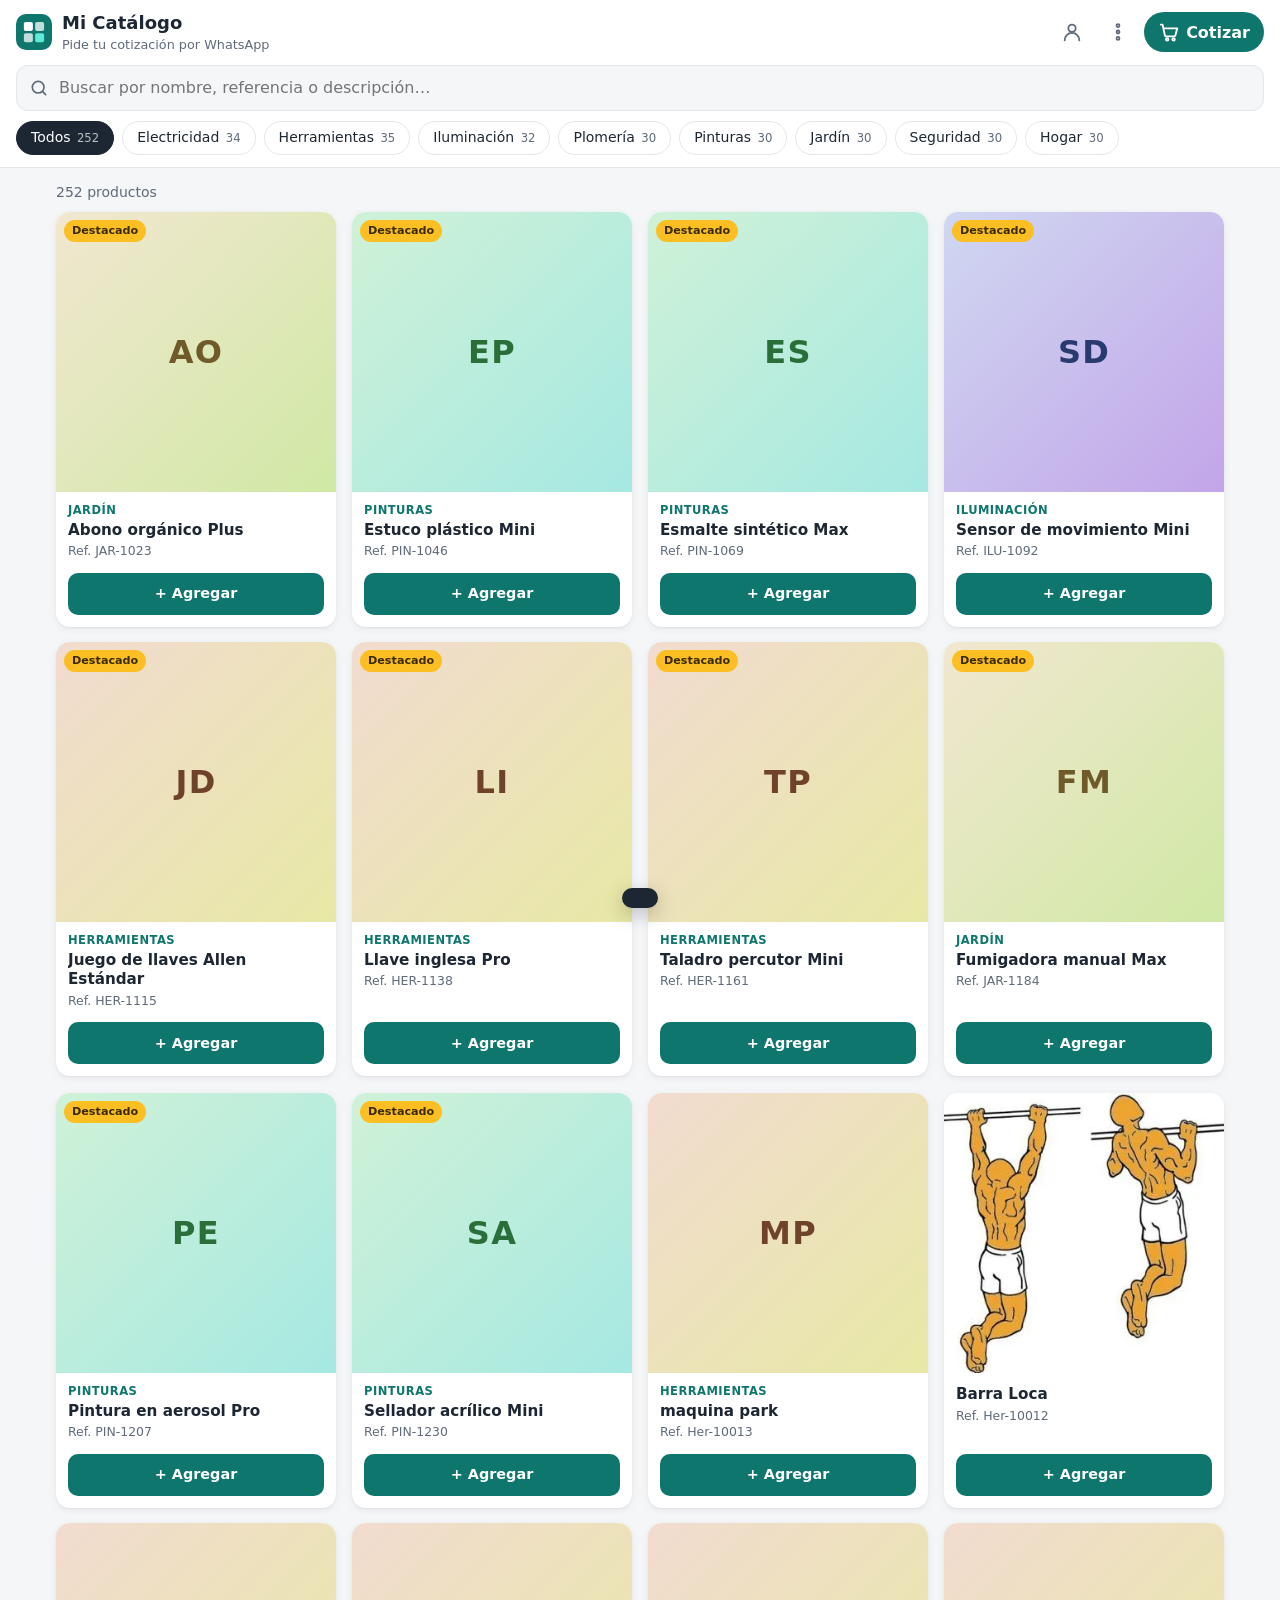
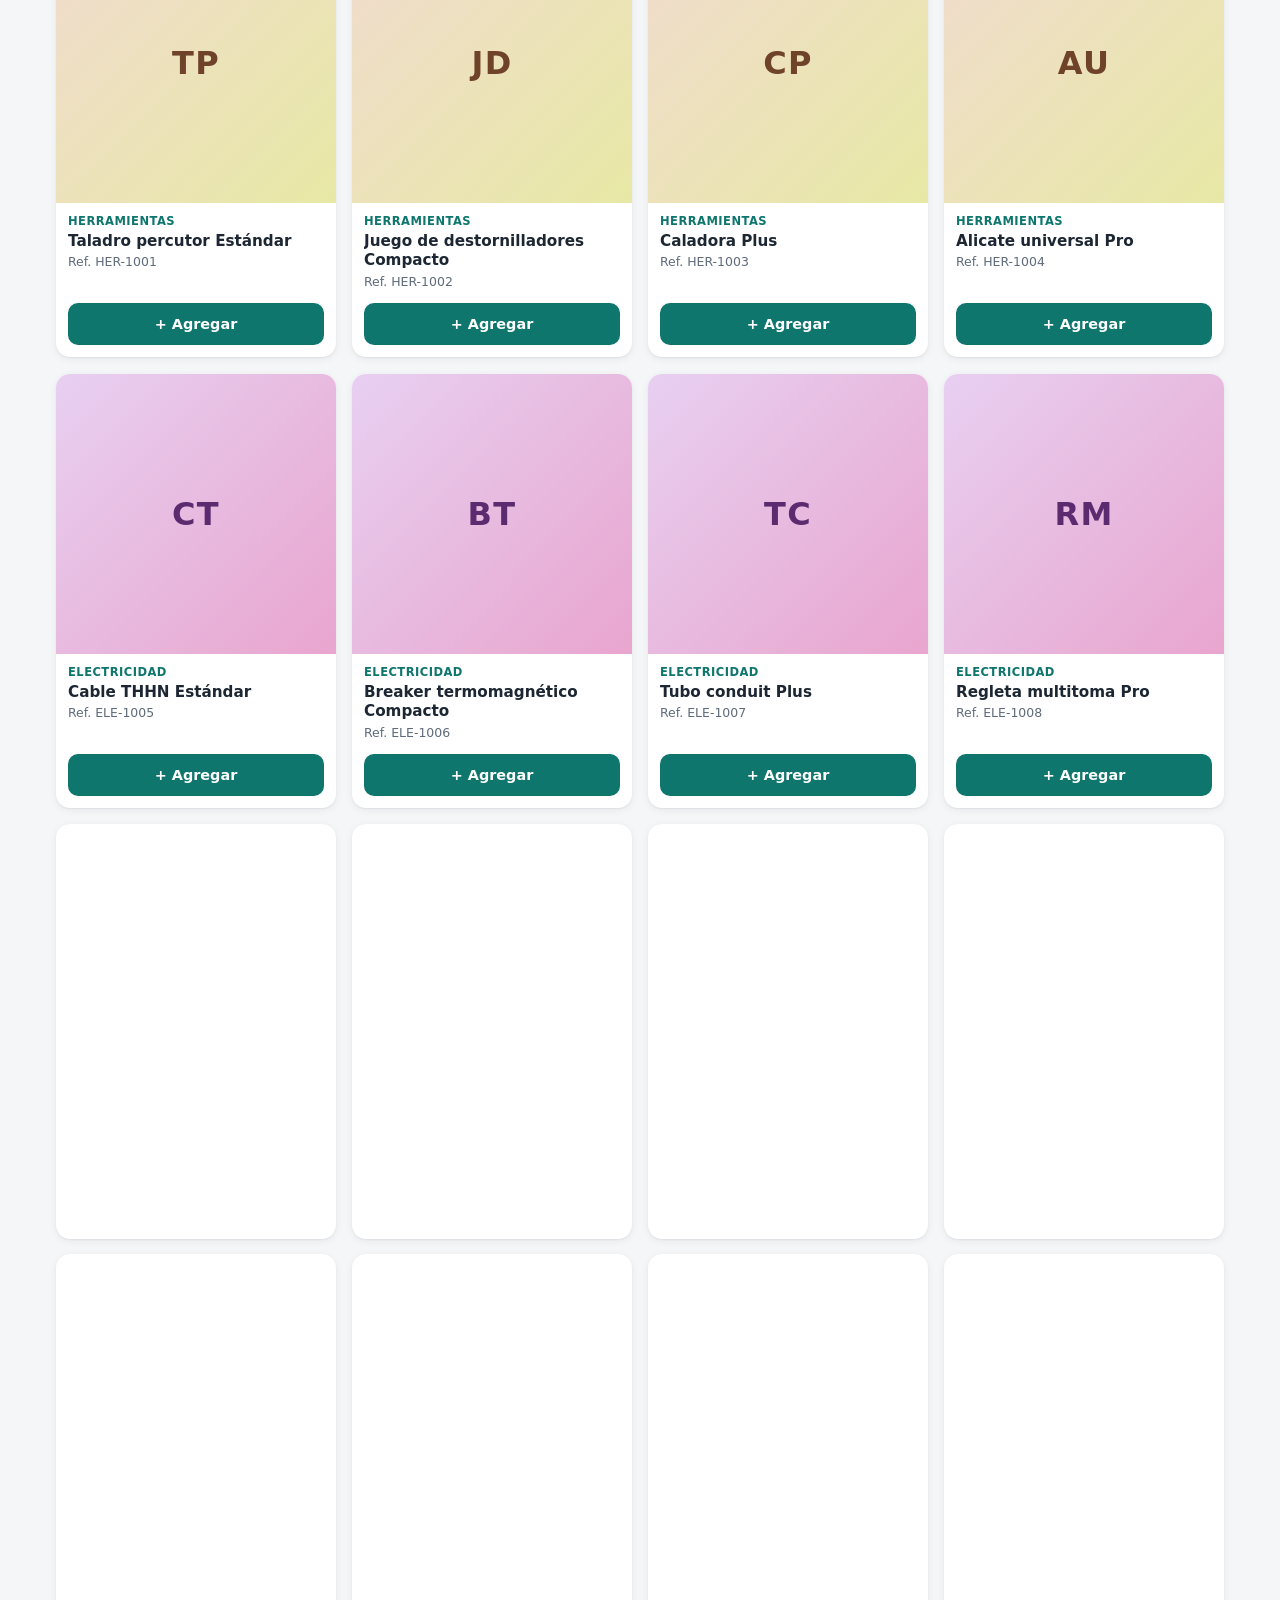
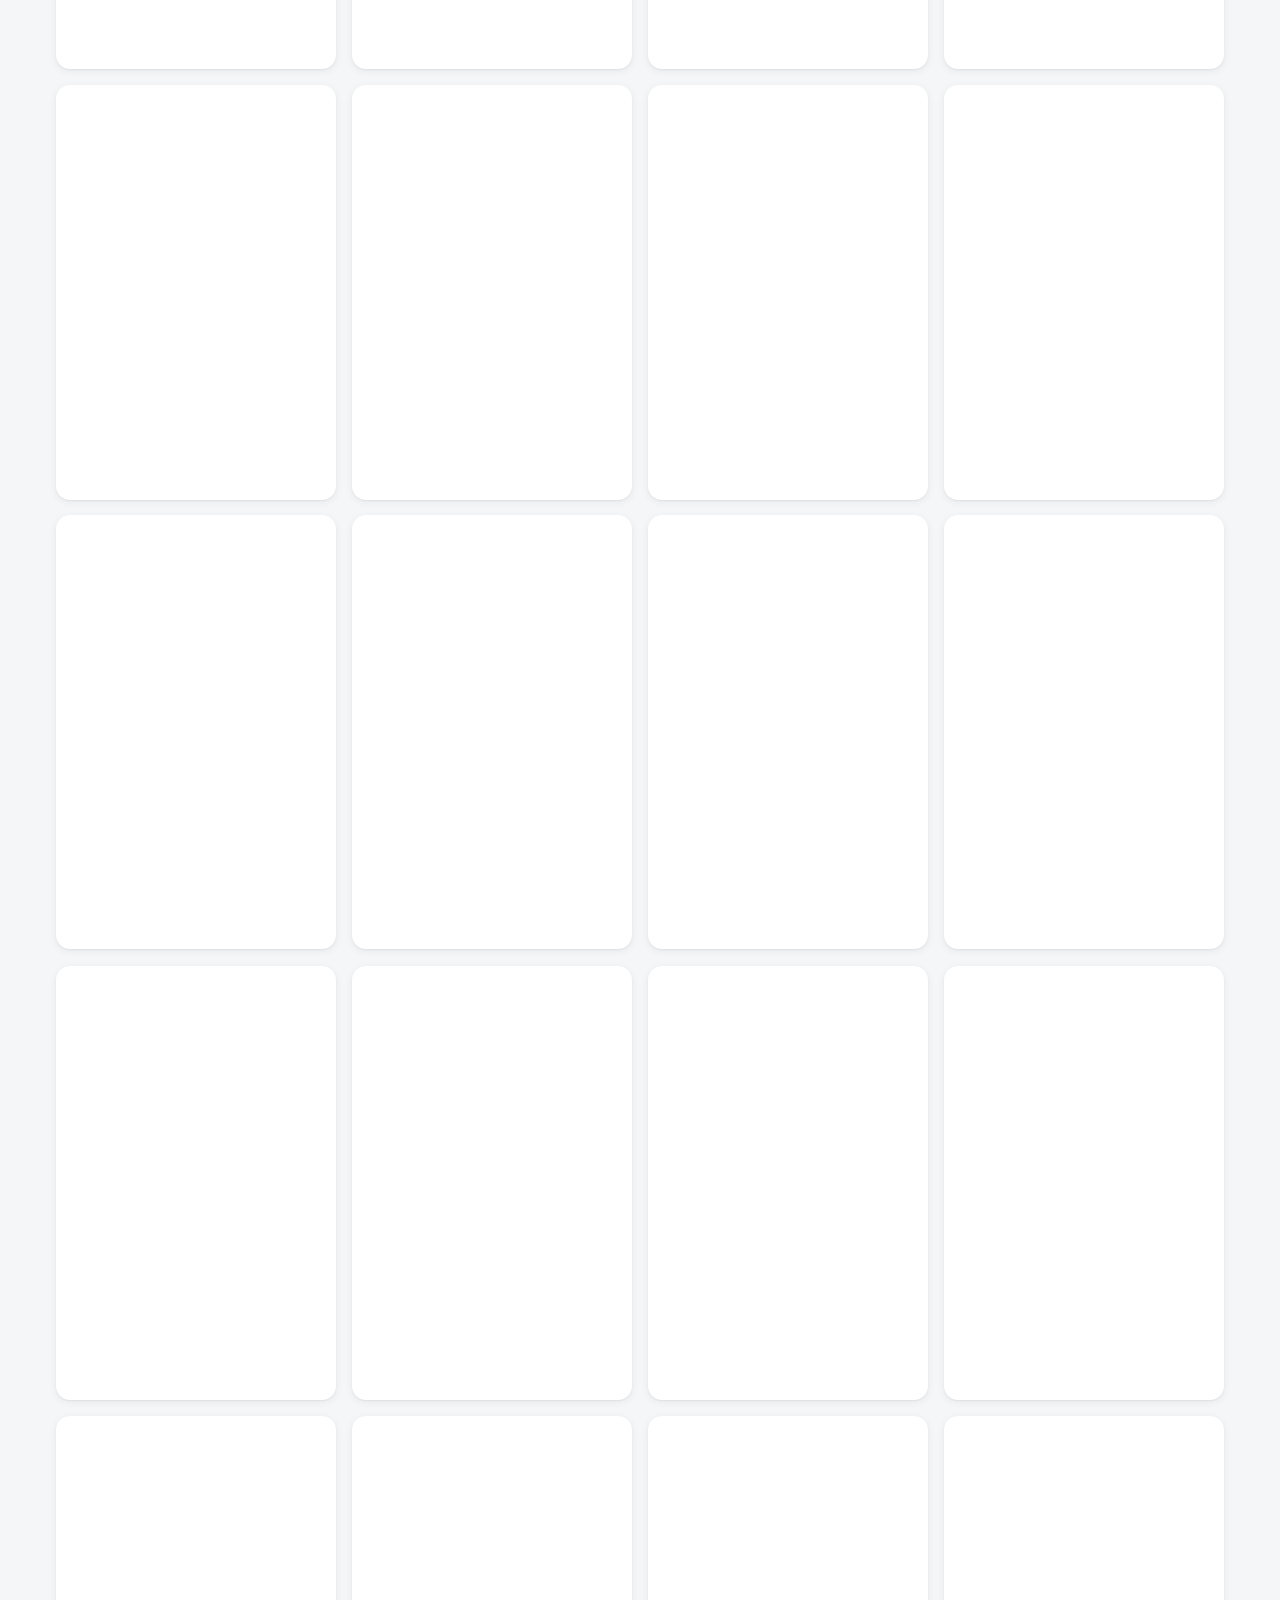
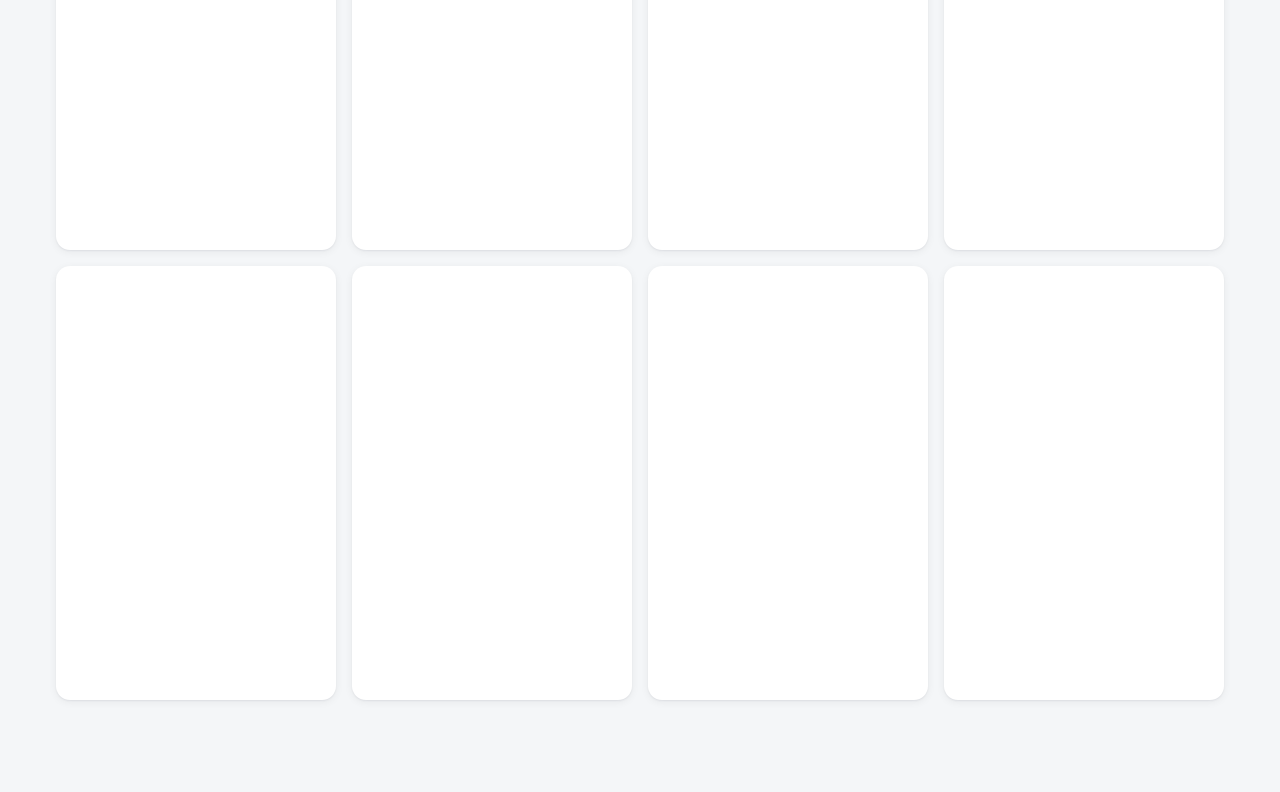
<file: index.html>
<!doctype html>
<html lang="es">
<head>
  <meta charset="utf-8">
  <meta name="viewport" content="width=device-width, initial-scale=1, viewport-fit=cover">
  <title>Catálogo</title>
  <meta name="description" content="Catálogo de productos. Arma tu lista y solicita tu cotización por WhatsApp.">
  <meta name="theme-color" content="#0f766e">
  <link rel="manifest" href="manifest.webmanifest">
  <link rel="icon" href="icons/icon.svg" type="image/svg+xml">
  <link rel="apple-touch-icon" href="icons/icon-192.png">
  <meta name="apple-mobile-web-app-capable" content="yes">
  <link rel="stylesheet" href="css/estilos.css">
</head>
<body>
  <div id="aviso-preview" class="aviso aviso-preview" hidden>
    <strong>VISTA PREVIA — solo la ves tú.</strong> Tus clientes todavía no ven estos cambios:
    ve al panel → <strong>Publicar</strong>.
  </div>
  <div id="aviso-offline" class="aviso aviso-offline" hidden>
    Sin conexión — estás viendo el catálogo guardado en tu dispositivo.
  </div>

  <header class="cabecera">
    <div class="cabecera-fila">
      <div class="marca">
        <img src="icons/icon.svg" alt="" width="36" height="36">
        <div>
          <h1 id="nombre-negocio">Catálogo</h1>
          <p id="eslogan" class="eslogan"></p>
        </div>
      </div>
      <div class="acciones-cabecera">
        <button id="btn-instalar" class="btn-icono" hidden title="Instalar app" aria-label="Instalar app">
          <svg viewBox="0 0 24 24"><path d="M12 3v12m0 0l-5-5m5 5l5-5M5 21h14"/></svg>
        </button>
        <a href="admin.html" class="btn-icono" title="Ingresar como administrador" aria-label="Ingresar como administrador">
          <svg viewBox="0 0 24 24"><circle cx="12" cy="8" r="4"/><path d="M4 21a8 8 0 0 1 16 0"/></svg>
        </a>
        <button id="btn-menu" class="btn-icono" title="Opciones" aria-label="Opciones">
          <svg viewBox="0 0 24 24"><circle cx="12" cy="5" r="1.6"/><circle cx="12" cy="12" r="1.6"/><circle cx="12" cy="19" r="1.6"/></svg>
        </button>
        <button id="btn-carrito" class="btn-carrito" aria-label="Ver mi lista de cotización">
          <svg viewBox="0 0 24 24"><path d="M3 4h2l2.4 11.2a2 2 0 0 0 2 1.6h7.7a2 2 0 0 0 2-1.5L21 8H6.2"/><circle cx="10" cy="20" r="1.4"/><circle cx="17" cy="20" r="1.4"/></svg>
          <span class="txt-carrito">Cotizar</span>
          <span id="contador-carrito" class="contador" hidden>0</span>
        </button>
      </div>
    </div>
    <div class="buscador">
      <svg viewBox="0 0 24 24"><circle cx="11" cy="11" r="7"/><path d="M20 20l-4-4"/></svg>
      <input id="buscar" type="search" placeholder="Buscar por nombre, referencia o descripción…" autocomplete="off" aria-label="Buscar productos">
    </div>
    <nav id="categorias" class="categorias" aria-label="Categorías"></nav>
  </header>

  <main class="contenido">
    <p id="resumen" class="resumen" aria-live="polite"></p>
    <section id="grilla" class="grilla" aria-label="Productos"></section>
    <div id="centinela" class="centinela"></div>
    <div id="vacio" class="vacio" hidden>
      <p>No encontramos productos con esa búsqueda.</p>
      <button class="btn btn-sec" id="btn-limpiar">Ver todos los productos</button>
    </div>
  </main>

  <!-- Detalle de producto -->
  <dialog id="dlg-producto" class="dlg dlg-producto" aria-labelledby="det-nombre">
    <button class="btn-cerrar" data-cerrar aria-label="Cerrar">&times;</button>
    <div class="det-media" id="det-media"></div>
    <div class="det-info">
      <p class="det-cat" id="det-cat"></p>
      <h2 id="det-nombre"></h2>
      <p class="det-ref" id="det-ref"></p>
      <div class="det-desc" id="det-desc"></div>
      <div class="det-acciones">
        <div class="cantidad" aria-label="Cantidad">
          <button type="button" data-cant="-1" aria-label="Menos">−</button>
          <input id="det-cantidad" type="number" min="1" value="1" inputmode="numeric" aria-label="Cantidad">
          <button type="button" data-cant="1" aria-label="Más">+</button>
        </div>
        <button id="det-agregar" class="btn btn-pri">Agregar a cotización</button>
      </div>
      <button id="det-guardar-video" class="btn-link" hidden>Guardar video para ver sin conexión</button>
    </div>
  </dialog>

  <!-- Carrito / lista de cotización -->
  <dialog id="dlg-carrito" class="dlg dlg-lateral" aria-labelledby="titulo-carrito">
    <div class="lateral-cab">
      <h2 id="titulo-carrito">Mi lista de cotización</h2>
      <button class="btn-cerrar" data-cerrar aria-label="Cerrar">&times;</button>
    </div>
    <div id="carrito-lista" class="carrito-lista"></div>
    <form id="form-cotizar" class="carrito-pie">
      <label><span>Tu nombre <span class="opcional">(opcional)</span></span>
        <input id="cliente-nombre" type="text" autocomplete="name" maxlength="60">
      </label>
      <label><span>Comentario <span class="opcional">(opcional)</span></span>
        <textarea id="cliente-nota" rows="2" maxlength="400" placeholder="Ciudad, forma de entrega, dudas…"></textarea>
      </label>
      <button type="submit" id="btn-whatsapp" class="btn btn-wa">
        <svg viewBox="0 0 24 24"><path d="M12 2a10 10 0 0 0-8.6 15.1L2 22l5-1.3A10 10 0 1 0 12 2zm5.3 14.1c-.2.6-1.3 1.2-1.8 1.2-.5.1-1 .1-3.3-.8a11 11 0 0 1-4.3-3.8c-.4-.5-1-1.5-1-2.8s.7-2 1-2.3c.2-.3.5-.3.7-.3h.5c.2 0 .4 0 .6.5l.8 2c.1.2.1.4 0 .5l-.4.6-.4.4c-.1.2-.3.3-.1.6.2.3.8 1.3 1.7 2.1 1.2 1 2.1 1.3 2.4 1.5.3.1.5.1.6-.1l.9-1.1c.2-.3.4-.2.6-.1l1.9.9c.3.1.5.2.5.3.1.1.1.7-.1 1.2z"/></svg>
        Solicitar cotización por WhatsApp
      </button>
      <button type="button" id="btn-vaciar" class="btn-link peligro">Vaciar lista</button>
    </form>
  </dialog>

  <!-- Cotización sin internet: código QR -->
  <dialog id="dlg-qr" class="dlg dlg-qr" aria-labelledby="titulo-qr">
    <div class="lateral-cab">
      <h2 id="titulo-qr">Cotización sin internet</h2>
      <button class="btn-cerrar" data-cerrar aria-label="Cerrar">&times;</button>
    </div>
    <div class="qr-cuerpo">
      <p class="qr-ayuda">Este dispositivo no tiene internet. Escanea el código con la <strong>cámara de un celular que tenga WhatsApp</strong>: se abrirá el chat con la cotización lista para enviar.</p>
      <div id="qr-codigo" class="qr-codigo"></div>
      <p id="qr-resumen" class="nota"></p>
      <p id="qr-denso" class="nota" hidden>Código grande: si la cámara no lo lee, sube el brillo de esta pantalla, acerca el celular o divide la lista en dos.</p>
      <button id="btn-qr-listo" class="btn btn-pri btn-bloque">Ya se escaneó · Vaciar lista</button>
      <button class="btn-link" data-cerrar>Volver a la lista</button>
      <a id="qr-abrir" class="btn-link" href="#" target="_blank" rel="noopener">¿Sí tienes internet? Abrir WhatsApp</a>
    </div>
  </dialog>

  <!-- Menú de opciones -->
  <dialog id="dlg-menu" class="dlg dlg-chico" aria-labelledby="titulo-menu">
    <div class="lateral-cab">
      <h2 id="titulo-menu">Usar sin conexión</h2>
      <button class="btn-cerrar" data-cerrar aria-label="Cerrar">&times;</button>
    </div>
    <p>Descarga el catálogo en este dispositivo para verlo aunque no tengas internet.</p>
    <p id="fecha-catalogo" class="nota"></p>
    <label class="check"><input type="checkbox" id="chk-videos"> Incluir videos (ocupa más espacio)</label>
    <button id="btn-descargar" class="btn btn-pri">Descargar catálogo</button>
    <div id="progreso" class="progreso" hidden>
      <div class="barra"><span id="progreso-barra"></span></div>
      <p id="progreso-txt"></p>
    </div>
    <p id="espacio" class="nota"></p>
  </dialog>

  <div id="toast" class="toast" role="status" aria-live="polite"></div>

  <script src="js/config.js"></script>
  <script src="js/datos.js"></script>
  <script src="js/qr.js"></script>
  <script src="js/app.js"></script>
</body>
</html>
</file>
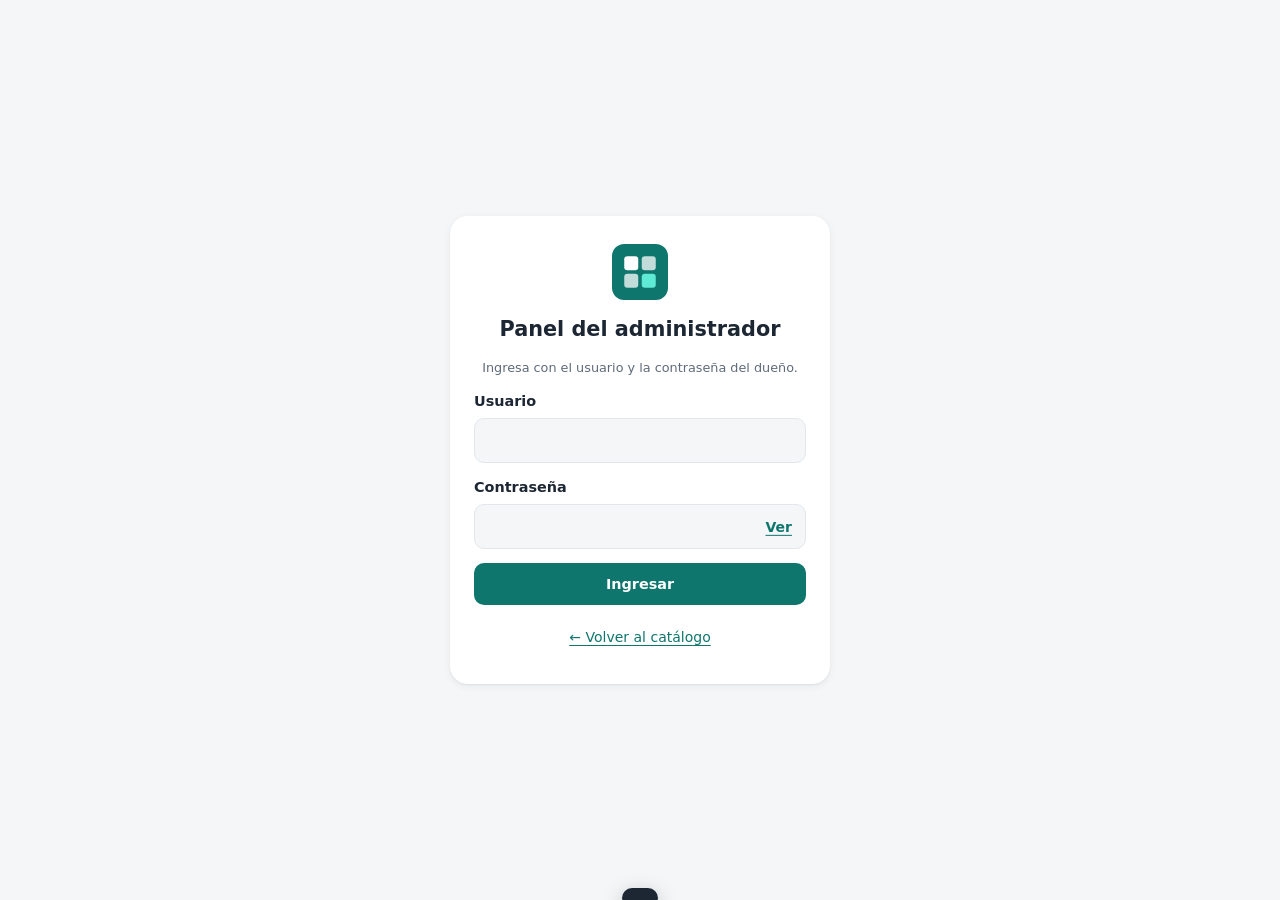
<file: admin.html>
<!doctype html>
<html lang="es">
<head>
  <meta charset="utf-8">
  <meta name="viewport" content="width=device-width, initial-scale=1, viewport-fit=cover">
  <meta name="robots" content="noindex, nofollow">
  <title>Administrar catálogo</title>
  <meta name="theme-color" content="#0f766e">
  <link rel="manifest" href="manifest.webmanifest">
  <link rel="icon" href="icons/icon.svg" type="image/svg+xml">
  <link rel="stylesheet" href="css/estilos.css">
  <link rel="stylesheet" href="css/admin.css">
</head>
<body class="admin">

  <!-- ============ INGRESO ============ -->
  <section id="vista-login" class="login" hidden>
    <form id="form-login" class="login-caja" autocomplete="on">
      <img src="icons/icon.svg" alt="" width="56" height="56">
      <h1>Panel del administrador</h1>
      <p class="nota">Ingresa con el usuario y la contraseña del dueño.</p>
      <label>Usuario
        <input id="login-usuario" name="username" type="text" autocomplete="username" required autofocus>
      </label>
      <label>Contraseña
        <span class="campo-clave">
          <input id="login-clave" name="password" type="password" autocomplete="current-password" required>
          <button type="button" id="ver-clave" class="btn-link" aria-label="Mostrar contraseña">Ver</button>
        </span>
      </label>
      <p id="login-error" class="error" role="alert" hidden></p>
      <button type="submit" class="btn btn-pri btn-bloque">Ingresar</button>
      <a href="./" class="btn-link">← Volver al catálogo</a>
    </form>
  </section>

  <!-- ============ PANEL ============ -->
  <section id="vista-panel" hidden>
    <header class="adm-cabecera">
      <div class="marca">
        <img src="icons/icon.svg" alt="" width="32" height="32">
        <div>
          <h1 id="adm-negocio">Administrar</h1>
          <p id="estado-publicacion" class="estado"></p>
        </div>
      </div>
      <div class="adm-acciones">
        <a href="index.html?preview=1" target="_blank" class="btn btn-sec" title="Muestra tus cambios antes de publicarlos. Solo la ves tú.">Vista previa (solo tú)</a>
        <button id="btn-salir" class="btn btn-sec">Salir</button>
      </div>
    </header>

    <nav class="pestanas" role="tablist">
      <button role="tab" data-tab="productos" aria-selected="true">Productos</button>
      <button role="tab" data-tab="categorias" aria-selected="false">Categorías</button>
      <button role="tab" data-tab="ajustes" aria-selected="false">Ajustes</button>
      <button role="tab" data-tab="publicar" aria-selected="false">Publicar <span id="punto-cambios" class="punto" hidden></span></button>
    </nav>

    <main class="adm-contenido">
      <!-- Productos -->
      <section id="tab-productos" class="tab">
        <div class="barra-herr">
          <input id="adm-buscar" type="search" placeholder="Buscar producto o referencia…" aria-label="Buscar">
          <select id="adm-filtro-cat" aria-label="Filtrar por categoría"></select>
          <button id="btn-nuevo" class="btn btn-pri">+ Nuevo producto</button>
        </div>
        <p id="adm-resumen" class="nota"></p>
        <div id="adm-lista" class="adm-lista"></div>
        <button id="btn-mas" class="btn btn-sec btn-bloque" hidden>Mostrar más</button>
      </section>

      <!-- Categorías -->
      <section id="tab-categorias" class="tab" hidden>
        <form id="form-cat" class="barra-herr">
          <input id="nueva-cat" type="text" placeholder="Nombre de la nueva categoría" maxlength="40" required>
          <button class="btn btn-pri">Agregar</button>
        </form>
        <p class="nota">El orden de esta lista es el orden en que el cliente ve las categorías.</p>
        <ul id="lista-cat" class="lista-cat"></ul>
      </section>

      <!-- Ajustes -->
      <section id="tab-ajustes" class="tab" hidden>
        <form id="form-ajustes" class="tarjeta-form">
          <label>Nombre del negocio
            <input name="negocio" type="text" maxlength="60" required>
          </label>
          <label><span>Eslogan <span class="opcional">(opcional)</span></span>
            <input name="eslogan" type="text" maxlength="80">
          </label>
          <label>Número de WhatsApp que recibe las cotizaciones
            <input name="whatsapp" type="tel" inputmode="numeric" placeholder="573001234567" required pattern="[0-9 +\-]{8,20}">
            <small class="nota">Con indicativo de país, sin “+”. Ejemplo Colombia: 57 + número celular → 573001234567</small>
          </label>
          <label>Saludo del mensaje de cotización
            <input name="saludo" type="text" maxlength="160">
          </label>
          <div class="fila-botones">
            <button class="btn btn-pri">Guardar ajustes</button>
            <button type="button" id="btn-probar-wa" class="btn btn-sec">Probar WhatsApp</button>
          </div>
          <p class="nota">¿Quieres cambiar tu usuario o contraseña? Usa <a href="generar-clave.html" target="_blank">Crear credenciales</a>.</p>
        </form>
      </section>

      <!-- Publicar -->
      <section id="tab-publicar" class="tab" hidden>
        <div class="tarjeta-form">
          <h2>Publicar los cambios</h2>
          <p>Todo lo que editas aquí se guarda automáticamente en <strong>este dispositivo</strong>. Revisa cómo quedó con <a href="index.html?preview=1" target="_blank">Vista previa</a> y luego publícalo para que lo vean tus clientes.</p>
          <div id="estadisticas" class="estadisticas"></div>

          <button id="btn-gh-publicar" class="btn btn-pri btn-grande">Publicar ahora</button>
          <div id="gh-progreso" class="progreso" hidden>
            <div class="barra"><span id="gh-barra"></span></div>
            <p id="gh-txt" role="status"></p>
          </div>
          <p id="gh-estado" class="nota"></p>

          <details id="gh-config" class="gh-config">
            <summary>Conexión con GitHub</summary>
            <form id="form-gh" class="gh-form" autocomplete="off">
              <div class="fila-2">
                <label>Usuario u organización
                  <input name="owner" type="text" required placeholder="mi-usuario" spellcheck="false">
                </label>
                <label>Repositorio
                  <input name="repo" type="text" required placeholder="Catalogo_de_Productos" spellcheck="false">
                </label>
              </div>
              <label>Rama
                <input name="rama" type="text" required value="main" spellcheck="false">
              </label>
              <label>Token de acceso
                <input name="token" type="password" placeholder="github_pat_…" spellcheck="false" autocomplete="off">
                <small class="nota">Se guarda solo en este dispositivo, nunca en el código. Créalo una vez en
                  <a href="https://github.com/settings/personal-access-tokens/new" target="_blank" rel="noopener">GitHub → Fine-grained token</a>:
                  en <em>Repository access</em> elige <strong>Only select repositories</strong> → este repositorio, y en
                  <em>Permissions → Contents</em> elige <strong>Read and write</strong>.</small>
              </label>
              <div class="fila-botones">
                <button class="btn btn-sec">Guardar y probar conexión</button>
                <button type="button" id="btn-gh-olvidar" class="btn btn-sec peligro">Olvidar token</button>
              </div>
            </form>
          </details>
        </div>

        <div class="tarjeta-form">
          <h2>Publicar manualmente</h2>
          <p class="nota">Si no usas la conexión con GitHub: descarga el paquete, descomprímelo y sube las carpetas <code>data</code> y <code>media</code> a tu hosting (en GitHub: <em>Add file → Upload files</em>).</p>
          <div class="fila-botones">
            <button id="btn-zip" class="btn btn-sec">Descargar paquete (.zip)</button>
            <button id="btn-json" class="btn btn-sec">Descargar solo catalogo.json</button>
          </div>
          <p id="zip-estado" class="nota"></p>
        </div>

        <div class="tarjeta-form">
          <h2>Copias de seguridad</h2>
          <div class="fila-botones">
            <label class="btn btn-sec">Importar catalogo.json
              <input id="input-importar" type="file" accept="application/json,.json" hidden>
            </label>
            <button id="btn-descartar" class="btn btn-sec peligro">Descartar cambios y volver a lo publicado</button>
          </div>
        </div>
      </section>
    </main>
  </section>

  <!-- ============ EDITOR DE PRODUCTO ============ -->
  <dialog id="dlg-editor" class="dlg dlg-editor" aria-labelledby="ed-titulo">
    <form id="form-editor" method="dialog">
      <div class="lateral-cab">
        <h2 id="ed-titulo">Producto</h2>
        <button type="button" class="btn-cerrar" data-cerrar aria-label="Cerrar">&times;</button>
      </div>
      <div class="ed-cuerpo">
        <label>Nombre del producto *
          <input name="nombre" type="text" maxlength="120" required>
        </label>
        <div class="fila-2">
          <label>Referencia / código
            <input name="ref" type="text" maxlength="40">
          </label>
          <label>Categoría
            <select name="categoria" id="ed-categoria"></select>
          </label>
        </div>
        <label>Descripción
          <textarea name="descripcion" rows="6" maxlength="3000"></textarea>
        </label>
        <label><span>Palabras clave para la búsqueda <span class="opcional">(separadas por coma)</span></span>
          <input name="etiquetas" type="text" maxlength="200" placeholder="ej: inalámbrico, recargable">
        </label>

        <fieldset class="media-campo">
          <legend>Imagen</legend>
          <div id="ed-img-prev" class="media-prev"></div>
          <div class="media-botones">
            <label class="btn btn-sec">Subir imagen
              <input id="ed-img-archivo" type="file" accept="image/*" hidden>
            </label>
            <button type="button" id="ed-img-quitar" class="btn-link peligro">Quitar</button>
          </div>
          <input name="imagen" type="text" placeholder="…o escribe la ruta/URL (ej: media/img/foto.jpg)">
        </fieldset>

        <fieldset class="media-campo">
          <legend>Video</legend>
          <div id="ed-vid-prev" class="media-prev"></div>
          <div class="media-botones">
            <label class="btn btn-sec">Subir video
              <input id="ed-vid-archivo" type="file" accept="video/mp4,video/webm,video/*" hidden>
            </label>
            <button type="button" id="ed-vid-quitar" class="btn-link peligro">Quitar</button>
          </div>
          <input name="video" type="text" placeholder="…o ruta/URL del .mp4, o enlace de YouTube">
          <small class="nota">Recomendado: MP4 de máximo 20 MB. Los videos de YouTube no funcionan sin internet.</small>
        </fieldset>

        <div class="fila-checks">
          <label class="check"><input name="visible" type="checkbox"> Visible para los clientes</label>
          <label class="check"><input name="destacado" type="checkbox"> Destacado (aparece primero)</label>
        </div>
      </div>
      <div class="ed-pie">
        <button type="button" class="btn btn-sec" data-cerrar>Cancelar</button>
        <button type="submit" class="btn btn-pri" id="ed-guardar" value="guardar">Guardar producto</button>
      </div>
    </form>
  </dialog>

  <div id="toast" class="toast" role="status" aria-live="polite"></div>

  <script src="js/config.js"></script>
  <script src="js/datos.js"></script>
  <script src="js/zip.js"></script>
  <script src="js/github.js"></script>
  <script src="js/admin.js"></script>
</body>
</html>
</file>
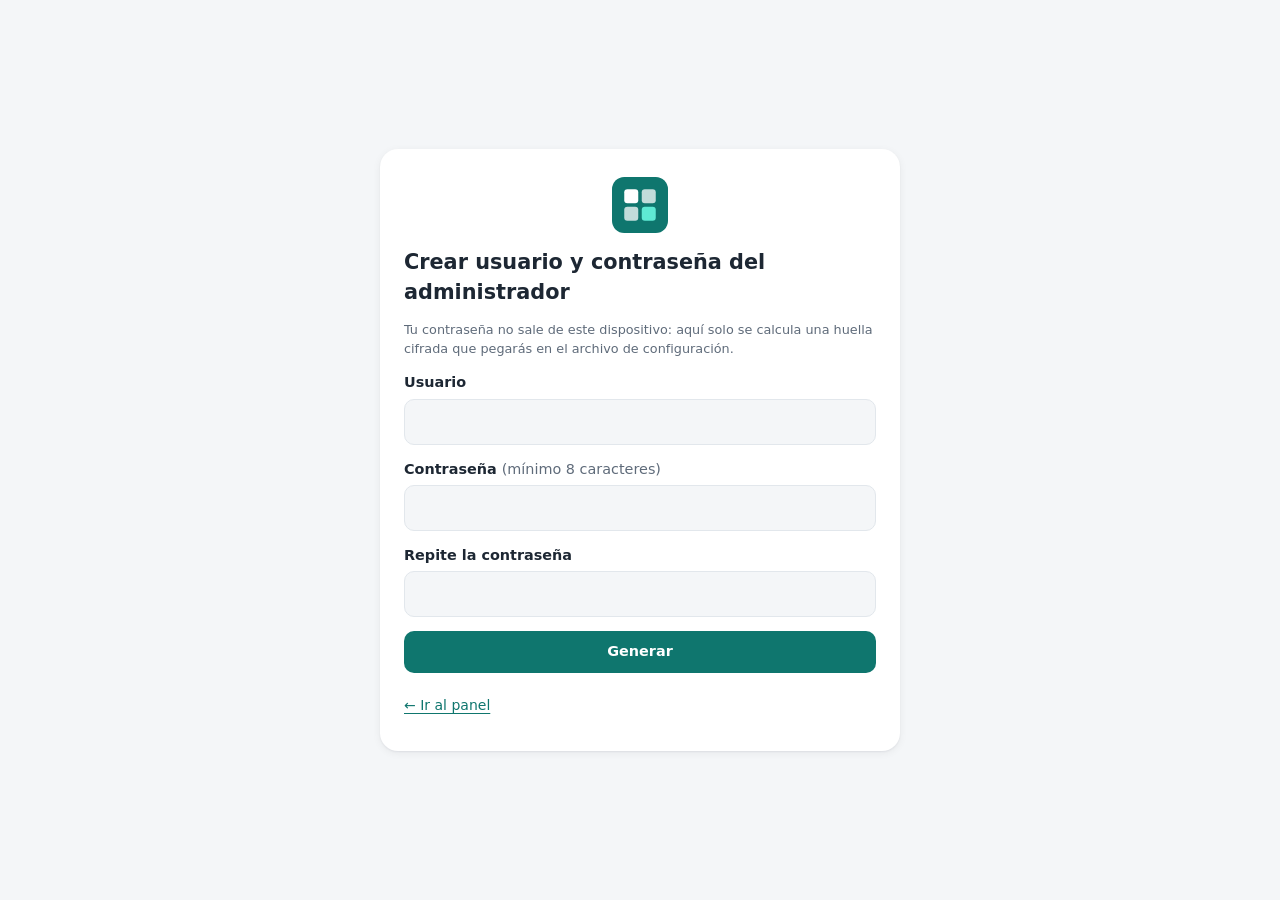
<file: generar-clave.html>
<!doctype html>
<html lang="es">
<head>
  <meta charset="utf-8">
  <meta name="viewport" content="width=device-width, initial-scale=1">
  <meta name="robots" content="noindex, nofollow">
  <title>Crear credenciales</title>
  <link rel="icon" href="icons/icon.svg" type="image/svg+xml">
  <link rel="stylesheet" href="css/estilos.css">
  <link rel="stylesheet" href="css/admin.css">
  <style>
    .login-caja { width: min(520px, 100%); text-align: left; justify-items: stretch; }
    .login-caja h1, .login-caja > img { justify-self: center; }
    .resultado { display: grid; gap: 10px; }
    .resultado pre {
      margin: 0; padding: 12px; border-radius: 10px; background: var(--fondo); border: 1px solid var(--borde);
      font-size: .78rem; white-space: pre-wrap; word-break: break-all;
    }
    .pasos li { font-size: .9rem; }
  </style>
</head>
<body class="admin">
  <section class="login">
    <form id="form" class="login-caja">
      <img src="icons/icon.svg" alt="" width="56" height="56">
      <h1>Crear usuario y contraseña del administrador</h1>
      <p class="nota">Tu contraseña no sale de este dispositivo: aquí solo se calcula una huella cifrada que pegarás en el archivo de configuración.</p>
      <label>Usuario
        <input id="usuario" type="text" autocomplete="username" required minlength="3" maxlength="40" pattern="[A-Za-z0-9._@\-]+" title="Letras, números y . _ @ -">
      </label>
      <label><span>Contraseña <span class="opcional">(mínimo 8 caracteres)</span></span>
        <input id="clave" type="password" autocomplete="new-password" required minlength="8">
      </label>
      <label>Repite la contraseña
        <input id="clave2" type="password" autocomplete="new-password" required minlength="8">
      </label>
      <p id="error" class="error" role="alert" hidden></p>
      <button class="btn btn-pri btn-bloque">Generar</button>

      <div id="resultado" class="resultado" hidden>
        <p><strong>Listo.</strong> Copia estas 3 líneas:</p>
        <pre id="bloque"></pre>
        <button type="button" id="copiar" class="btn btn-sec">Copiar</button>
        <ol class="pasos">
          <li>En GitHub abre tu repositorio → carpeta <code>js</code> → archivo <code>config.js</code> → ícono del lápiz (Editar).</li>
          <li>Reemplaza las líneas <code>ADMIN_USUARIO</code>, <code>ADMIN_SAL</code> y <code>ADMIN_CLAVE_HASH</code> por las que copiaste.</li>
          <li>Pulsa <strong>Commit changes</strong>. En 1–2 minutos la nueva contraseña queda activa.</li>
        </ol>
      </div>
      <a href="admin.html" class="btn-link">← Ir al panel</a>
    </form>
  </section>

  <script src="js/config.js"></script>
  <script src="js/datos.js"></script>
  <script>
    (function () {
      const $ = (s) => document.querySelector(s);
      $('#form').addEventListener('submit', async (e) => {
        e.preventDefault();
        const err = $('#error');
        err.hidden = true;
        if ($('#clave').value !== $('#clave2').value) {
          err.textContent = 'Las contraseñas no coinciden.';
          err.hidden = false;
          return;
        }
        const sal = [...crypto.getRandomValues(new Uint8Array(16))].map(b => b.toString(16).padStart(2, '0')).join('');
        try {
          const hash = await Datos.hashClave($('#clave').value, sal);
          $('#bloque').textContent =
            `  ADMIN_USUARIO: ${JSON.stringify($('#usuario').value.trim())},\n` +
            `  ADMIN_SAL: '${sal}',\n` +
            `  ADMIN_CLAVE_HASH: '${hash}',`;
          $('#resultado').hidden = false;
          $('#clave').value = $('#clave2').value = '';
        } catch (ex) {
          err.textContent = ex.message;
          err.hidden = false;
        }
      });
      $('#copiar').addEventListener('click', async (e) => {
        try {
          await navigator.clipboard.writeText($('#bloque').textContent);
          e.currentTarget.textContent = '✓ Copiado';
        } catch (ex) {
          getSelection().selectAllChildren($('#bloque'));
        }
      });
    })();
  </script>
</body>
</html>
</file>
<file: css/estilos.css>
/* ============================================================
   Estilos del catálogo (móvil primero)
   Cambia los colores de marca en :root
   ============================================================ */
:root {
  --pri: #0f766e;
  --pri-osc: #115e59;
  --pri-claro: #ccfbf1;
  --wa: #1fa855;
  --wa-osc: #178a45;
  --fondo: #f4f6f8;
  --sup: #ffffff;
  --texto: #1d2733;
  --suave: #5f6b7a;
  --borde: #e2e7ec;
  --peligro: #c0392b;
  --sombra: 0 1px 2px rgba(16, 24, 40, .06), 0 2px 8px rgba(16, 24, 40, .06);
  --radio: 14px;
  --gutter: 16px;
  color-scheme: light;
}
@media (prefers-color-scheme: dark) {
  :root {
    --pri: #2dd4bf;
    --pri-osc: #5eead4;
    --pri-claro: #134e4a;
    --fondo: #0e1419;
    --sup: #18212a;
    --texto: #e6edf3;
    --suave: #9aa7b4;
    --borde: #2a3640;
    --peligro: #f87171;
    --sombra: 0 1px 2px rgba(0, 0, 0, .4);
    color-scheme: dark;
  }
}

* { box-sizing: border-box; }
html { -webkit-text-size-adjust: 100%; }
body {
  margin: 0;
  font-family: system-ui, -apple-system, "Segoe UI", Roboto, "Helvetica Neue", Arial, sans-serif;
  background: var(--fondo);
  color: var(--texto);
  line-height: 1.45;
  overflow-x: hidden;
}
h1, h2, h3, p { margin: 0; }
button, input, textarea, select { font: inherit; color: inherit; }
button { cursor: pointer; }
svg { width: 22px; height: 22px; fill: none; stroke: currentColor; stroke-width: 2; stroke-linecap: round; stroke-linejoin: round; }
[hidden] { display: none !important; }
:focus-visible { outline: 3px solid var(--pri); outline-offset: 2px; }

/* ---------- Avisos ---------- */
.aviso { padding: 8px var(--gutter); font-size: .875rem; text-align: center; }
.aviso-offline { background: #fff4d6; color: #7a5600; }
.aviso-preview {
  padding: 10px var(--gutter); font-size: .95rem; color: #1f1300;
  background: repeating-linear-gradient(-45deg, #f59e0b 0 14px, #fbbf24 14px 28px);
}
/* Etiqueta fija para no olvidar que es la vista previa al hacer scroll */
body.modo-preview::after {
  content: "VISTA PREVIA · tus clientes aún no ven esto"; position: fixed; left: 12px; bottom: 12px; z-index: 50;
  padding: 6px 12px; border-radius: 999px; background: #f59e0b; color: #1f1300; font-size: .78rem; font-weight: 700;
  box-shadow: 0 4px 14px rgba(0, 0, 0, .25); pointer-events: none;
}
@media (prefers-color-scheme: dark) {
  .aviso-offline { background: #3d3200; color: #ffe08a; }
}

/* ---------- Cabecera ---------- */
.cabecera {
  position: sticky; top: 0; z-index: 10;
  background: var(--sup);
  border-bottom: 1px solid var(--borde);
  padding: 10px var(--gutter) 0;
  padding-top: max(10px, env(safe-area-inset-top));
}
.cabecera-fila { display: flex; align-items: center; justify-content: space-between; gap: 12px; }
.marca { display: flex; align-items: center; gap: 10px; min-width: 0; }
.marca img { flex: none; border-radius: 10px; }
.marca h1 { font-size: 1.125rem; font-weight: 700; white-space: nowrap; overflow: hidden; text-overflow: ellipsis; }
.eslogan { font-size: .8rem; color: var(--suave); white-space: nowrap; overflow: hidden; text-overflow: ellipsis; }
.eslogan:empty { display: none; }
.acciones-cabecera { display: flex; align-items: center; gap: 6px; flex: none; }
.btn-icono {
  width: 40px; height: 40px; display: grid; place-items: center;
  border: 0; border-radius: 10px; background: transparent; color: var(--suave);
}
.btn-icono:hover { background: var(--fondo); color: var(--texto); }
.btn-carrito {
  position: relative; display: flex; align-items: center; gap: 6px;
  height: 40px; padding: 0 14px; border: 0; border-radius: 999px;
  background: var(--pri); color: #fff; font-weight: 600;
}
@media (prefers-color-scheme: dark) { .btn-carrito { color: #04201d; } }
.btn-carrito:hover { background: var(--pri-osc); }
.contador {
  position: absolute; top: -6px; right: -6px; min-width: 22px; height: 22px; padding: 0 6px;
  display: grid; place-items: center; border-radius: 999px;
  background: #e11d48; color: #fff; font-size: .75rem; font-weight: 700; border: 2px solid var(--sup);
}
@media (max-width: 380px) { .txt-carrito { display: none; } .btn-carrito { padding: 0 10px; } }

.buscador {
  display: flex; align-items: center; gap: 8px; margin-top: 10px;
  background: var(--fondo); border: 1px solid var(--borde); border-radius: 12px; padding: 0 12px;
}
.buscador svg { color: var(--suave); width: 20px; height: 20px; flex: none; }
.buscador input { flex: 1; min-width: 0; height: 44px; border: 0; background: transparent; outline: none; font-size: 1rem; }

.categorias {
  display: flex; gap: 8px; overflow-x: auto; padding: 10px 0 12px;
  scrollbar-width: none; -webkit-overflow-scrolling: touch;
  margin: 0 calc(-1 * var(--gutter)); padding-left: var(--gutter); padding-right: var(--gutter);
}
.categorias::-webkit-scrollbar { display: none; }
.chip {
  flex: none; height: 34px; padding: 0 14px; border-radius: 999px;
  border: 1px solid var(--borde); background: var(--sup); color: var(--texto); font-size: .875rem; white-space: nowrap;
}
.chip small { color: var(--suave); margin-left: 2px; }
.chip[aria-pressed="true"] { background: var(--texto); color: var(--sup); border-color: var(--texto); }
.chip[aria-pressed="true"] small { color: inherit; opacity: .7; }

/* ---------- Grilla ---------- */
.contenido { max-width: 1200px; margin: 0 auto; padding: 14px var(--gutter) 90px; }
.resumen { font-size: .875rem; color: var(--suave); margin-bottom: 10px; }
.grilla { display: grid; grid-template-columns: repeat(2, minmax(0, 1fr)); gap: 12px; }
@media (min-width: 640px) { .grilla { grid-template-columns: repeat(3, minmax(0, 1fr)); gap: 16px; } }
@media (min-width: 960px) { .grilla { grid-template-columns: repeat(4, minmax(0, 1fr)); } }
.centinela { height: 1px; }

.tarjeta {
  display: flex; flex-direction: column; background: var(--sup); border-radius: var(--radio);
  box-shadow: var(--sombra); overflow: hidden; content-visibility: auto; contain-intrinsic-size: 300px;
}
.tarjeta-media { position: relative; display: block; padding: 0; border: 0; background: var(--fondo); aspect-ratio: 1; }
.tarjeta-img { width: 100%; height: 100%; object-fit: cover; display: block; }
.sin-imagen {
  display: grid; place-items: center;
  background: linear-gradient(135deg, hsl(var(--h) 55% 88%), hsl(calc(var(--h) + 40) 60% 78%));
  color: hsl(var(--h) 45% 30%); font-weight: 800; font-size: 2rem; letter-spacing: .04em;
}
@media (prefers-color-scheme: dark) {
  .sin-imagen { background: linear-gradient(135deg, hsl(var(--h) 30% 24%), hsl(calc(var(--h) + 40) 35% 18%)); color: hsl(var(--h) 60% 80%); }
}
.insignia-video, .insignia-dest {
  position: absolute; left: 8px; padding: 3px 8px; border-radius: 999px; font-size: .7rem; font-weight: 700;
}
.insignia-video { bottom: 8px; background: rgba(0, 0, 0, .7); color: #fff; }
.insignia-dest { top: 8px; background: #fbbf24; color: #3b2a00; }
.tarjeta-cuerpo { display: flex; flex-direction: column; gap: 2px; padding: 10px 12px 12px; flex: 1; }
.tarjeta-cat { font-size: .72rem; text-transform: uppercase; letter-spacing: .04em; color: var(--pri); font-weight: 600; }
.tarjeta-nombre { font-size: .95rem; font-weight: 600; line-height: 1.3; }
.tarjeta-nombre a { color: inherit; text-decoration: none; display: -webkit-box; -webkit-line-clamp: 2; -webkit-box-orient: vertical; overflow: hidden; }
.tarjeta-ref { font-size: .78rem; color: var(--suave); }
.tarjeta-accion { margin-top: auto; padding-top: 10px; }

/* ---------- Botones ---------- */
.btn {
  display: inline-flex; align-items: center; justify-content: center; gap: 8px;
  min-height: 42px; padding: 0 16px; border-radius: 10px; border: 1px solid transparent; font-weight: 600; font-size: .9rem;
}
a.btn { text-decoration: none; color: inherit; }
.btn-bloque { width: 100%; }
.btn-pri { background: var(--pri); color: #fff; }
.btn-pri:hover { background: var(--pri-osc); }
@media (prefers-color-scheme: dark) { .btn-pri { color: #04201d; } }
.btn-sec { background: var(--sup); border-color: var(--borde); }
.btn-wa { background: var(--wa); color: #fff; width: 100%; min-height: 50px; font-size: 1rem; }
.btn-wa:hover { background: var(--wa-osc); }
.btn-wa svg { fill: currentColor; stroke: none; }
.btn:disabled { opacity: .6; cursor: default; }
.btn-link { background: none; border: 0; color: var(--pri); padding: 8px 0; font-size: .875rem; text-decoration: underline; text-underline-offset: 3px; }
.btn-link.peligro { color: var(--peligro); }

.cantidad { display: flex; align-items: center; border: 1px solid var(--borde); border-radius: 10px; overflow: hidden; background: var(--sup); }
.cantidad button { width: 40px; height: 40px; border: 0; background: var(--fondo); font-size: 1.2rem; font-weight: 600; }
.cantidad input { width: 52px; height: 40px; border: 0; text-align: center; background: transparent; -moz-appearance: textfield; }
.cantidad input::-webkit-inner-spin-button { -webkit-appearance: none; }
.cantidad-tarjeta { justify-content: space-between; border-color: var(--pri); }
.cantidad-tarjeta span { font-size: .85rem; font-weight: 600; color: var(--pri); }
.cantidad-tarjeta button { background: var(--pri-claro); color: var(--pri-osc); }
.cantidad-chica button { width: 32px; height: 32px; font-size: 1rem; }
.cantidad-chica input { width: 44px; height: 32px; }

/* ---------- Diálogos ---------- */
.dlg {
  border: 0; padding: 0; background: var(--sup); color: var(--texto);
  max-width: 100%; max-height: 100%;
}
.dlg::backdrop { background: rgba(10, 15, 20, .55); }
.btn-cerrar {
  width: 40px; height: 40px; border: 0; border-radius: 999px; font-size: 1.6rem; line-height: 1;
  background: var(--fondo); color: var(--texto); flex: none;
}

.dlg-producto { width: 100%; height: 100%; overflow-y: auto; }
.dlg-producto > .btn-cerrar { position: fixed; top: max(12px, env(safe-area-inset-top)); right: 12px; z-index: 2; box-shadow: var(--sombra); background: var(--sup); }
.det-media { background: #000; display: grid; place-items: center; }
.det-media img, .det-media video, .det-img { width: 100%; max-height: 60vh; object-fit: contain; display: block; }
.det-img.sin-imagen { aspect-ratio: 16/10; font-size: 3rem; max-height: none; }
.video-yt { position: relative; width: 100%; aspect-ratio: 16/9; }
.video-yt iframe { position: absolute; inset: 0; width: 100%; height: 100%; border: 0; }
.nota-media { color: #ddd; font-size: .85rem; padding: 8px; }
.det-info { padding: 18px var(--gutter) 28px; display: flex; flex-direction: column; gap: 8px; }
.det-cat { color: var(--pri); font-size: .78rem; text-transform: uppercase; letter-spacing: .05em; font-weight: 700; }
.det-info h2 { font-size: 1.35rem; line-height: 1.25; }
.det-ref { color: var(--suave); font-size: .875rem; }
.det-desc { white-space: pre-line; margin: 6px 0 8px; }
.det-acciones { display: flex; gap: 10px; flex-wrap: wrap; align-items: center; }
.det-acciones .btn { flex: 1; min-width: 180px; min-height: 44px; }

@media (min-width: 760px) {
  .dlg-producto {
    width: min(920px, 94vw); height: auto; max-height: 92vh; border-radius: 18px;
    display: grid; grid-template-columns: 1.1fr 1fr; overflow: hidden;
  }
  .dlg-producto:not([open]) { display: none; }
  .dlg-producto > .btn-cerrar { position: absolute; }
  .det-media { min-height: 100%; }
  .det-media img, .det-media video { max-height: 92vh; }
  .det-info { overflow-y: auto; max-height: 92vh; padding: 28px; }
}

.dlg-lateral {
  margin: 0 0 0 auto; width: min(440px, 100%); height: 100%;
  display: flex; flex-direction: column;
}
.dlg-lateral:not([open]) { display: none; }
.lateral-cab { display: flex; align-items: center; justify-content: space-between; gap: 12px; padding: 14px var(--gutter); border-bottom: 1px solid var(--borde); }
.lateral-cab h2 { font-size: 1.1rem; }
.carrito-lista { flex: 1; overflow-y: auto; padding: 8px var(--gutter); }
.carrito-vacio { text-align: center; padding: 48px 8px; display: grid; gap: 8px; }
.item-carrito { display: grid; grid-template-columns: 64px 1fr auto; gap: 12px; align-items: center; padding: 12px 0; border-bottom: 1px solid var(--borde); }
.item-img { width: 64px; height: 64px; border-radius: 10px; object-fit: cover; }
.item-img.sin-imagen { font-size: 1rem; }
.item-info { min-width: 0; display: grid; gap: 4px; justify-items: start; }
.item-nombre { font-weight: 600; font-size: .9rem; line-height: 1.3; }
.item-ref { font-size: .78rem; color: var(--suave); }
.btn-quitar { width: 34px; height: 34px; border: 0; border-radius: 999px; background: none; color: var(--suave); font-size: 1.4rem; }
.btn-quitar:hover { background: var(--fondo); color: var(--peligro); }
.carrito-pie { border-top: 1px solid var(--borde); padding: 12px var(--gutter); padding-bottom: max(12px, env(safe-area-inset-bottom)); display: grid; gap: 10px; }
.carrito-pie label { display: grid; gap: 4px; font-size: .85rem; font-weight: 600; }
.carrito-pie input, .carrito-pie textarea {
  width: 100%; border: 1px solid var(--borde); border-radius: 10px; padding: 10px 12px; background: var(--fondo); font-weight: 400; font-size: 1rem; resize: vertical;
}
.opcional { color: var(--suave); font-weight: 400; }
.carrito-pie .btn-link { justify-self: center; }

.dlg-chico { width: min(440px, calc(100% - 32px)); border-radius: 16px; }
.dlg-chico > :not(.lateral-cab) { margin: 14px var(--gutter); }
.dlg-chico .btn { width: calc(100% - 2 * var(--gutter)); }
/* Código QR de cotización sin internet: ocupa todo el ancho posible */
.dlg-qr { width: 100%; height: 100%; overflow-y: auto; }
.dlg-qr:not([open]) { display: none; }
@media (min-width: 640px) { .dlg-qr { width: min(560px, 94vw); height: auto; max-height: 96vh; border-radius: 18px; } }
.qr-cuerpo { display: grid; gap: 12px; justify-items: center; text-align: center; padding: 14px var(--gutter) 24px; }
.qr-ayuda { max-width: 46ch; }
.qr-codigo {
  width: min(100%, 72vh, 520px); aspect-ratio: 1; background: #fff; border-radius: 12px; padding: 6px;
  box-shadow: 0 0 0 1px var(--borde);
}
.qr-codigo svg { display: block; width: 100%; height: 100%; }
.qr-cuerpo .btn-bloque { max-width: 420px; }

.check { display: flex; gap: 8px; align-items: center; }
.check input { width: 18px; height: 18px; }
.progreso .barra { height: 8px; background: var(--fondo); border-radius: 999px; overflow: hidden; }
.progreso .barra span { display: block; height: 100%; width: 0; background: var(--pri); transition: width .2s; }
.progreso p { font-size: .85rem; margin-top: 6px; }
.nota { font-size: .8rem; color: var(--suave); }

.vacio { text-align: center; padding: 48px 16px; display: grid; gap: 14px; justify-items: center; color: var(--suave); }

.toast {
  position: fixed; left: 50%; bottom: max(20px, env(safe-area-inset-bottom)); transform: translate(-50%, 140%);
  background: var(--texto); color: var(--sup); padding: 10px 18px; border-radius: 999px; font-size: .9rem;
  box-shadow: 0 6px 20px rgba(0, 0, 0, .25); transition: transform .25s; z-index: 100; max-width: calc(100% - 32px); text-align: center;
}
.toast.visible { transform: translate(-50%, 0); }

@media (prefers-reduced-motion: reduce) { * { transition: none !important; scroll-behavior: auto !important; } }
</file>
<file: css/admin.css>
/* ============================================================
   Estilos del panel de administrador (complementan estilos.css)
   ============================================================ */
.admin { min-height: 100vh; }
.error { color: var(--peligro); font-size: .9rem; }
.peligro { color: var(--peligro) !important; }
code { background: var(--fondo); padding: 1px 6px; border-radius: 6px; font-size: .85em; }

/* ---------- Login ---------- */
.login { min-height: 100vh; display: grid; place-items: center; padding: 24px var(--gutter); }
.login-caja {
  width: min(380px, 100%); background: var(--sup); border-radius: 18px; box-shadow: var(--sombra);
  padding: 28px 24px; display: grid; gap: 14px; text-align: center; justify-items: center;
}
.login-caja h1 { font-size: 1.3rem; }
.login-caja label { display: grid; gap: 6px; text-align: left; font-weight: 600; font-size: .9rem; width: 100%; }
.login-caja input, .tarjeta-form input, .tarjeta-form select, .ed-cuerpo input[type=text], .ed-cuerpo select, .ed-cuerpo textarea, .barra-herr input, .barra-herr select {
  width: 100%; min-height: 44px; padding: 10px 12px; border: 1px solid var(--borde); border-radius: 10px;
  background: var(--fondo); font-size: 1rem; font-weight: 400;
}
.campo-clave { position: relative; display: block; }
.campo-clave input { padding-right: 70px; }
.campo-clave .btn-link { position: absolute; right: 10px; top: 50%; transform: translateY(-50%); padding: 4px; }

/* ---------- Cabecera y pestañas ---------- */
.adm-cabecera {
  display: flex; align-items: center; justify-content: space-between; gap: 12px; flex-wrap: wrap;
  padding: 12px var(--gutter); background: var(--sup); border-bottom: 1px solid var(--borde);
}
.adm-cabecera .marca h1 { font-size: 1.05rem; }
.adm-acciones { display: flex; gap: 8px; }
.estado { font-size: .8rem; color: var(--wa); }
.estado.pendiente { color: #c2410c; }
@media (prefers-color-scheme: dark) { .estado.pendiente { color: #fdba74; } }
.pestanas {
  position: sticky; top: 0; z-index: 5; display: flex; gap: 4px; overflow-x: auto;
  padding: 0 var(--gutter); background: var(--sup); border-bottom: 1px solid var(--borde);
}
.pestanas button {
  position: relative; flex: none; padding: 14px 14px; border: 0; background: none; color: var(--suave); font-weight: 600;
  border-bottom: 3px solid transparent;
}
.pestanas button[aria-selected="true"] { color: var(--pri); border-bottom-color: var(--pri); }
.punto { display: inline-block; width: 8px; height: 8px; border-radius: 50%; background: #ea580c; vertical-align: middle; margin-left: 4px; }

.adm-contenido { max-width: 1000px; margin: 0 auto; padding: 16px var(--gutter) 60px; }
.barra-herr { display: flex; gap: 8px; flex-wrap: wrap; margin-bottom: 10px; }
.barra-herr input { flex: 1 1 220px; }
.barra-herr select { flex: 0 1 220px; }
.barra-herr .btn { flex: none; min-height: 44px; }

/* ---------- Lista de productos ---------- */
.adm-lista { display: grid; gap: 8px; margin: 10px 0 14px; }
.fila-prod {
  display: grid; grid-template-columns: 56px minmax(0, 1fr) auto; gap: 12px; align-items: center;
  background: var(--sup); border-radius: 12px; padding: 8px 10px; box-shadow: var(--sombra);
}
.fila-prod.oculto { opacity: .55; }
.fp-img { width: 56px; height: 56px; border-radius: 10px; object-fit: cover; background: var(--fondo); }
.fp-img.sin-imagen { font-size: 1rem; }
.fp-info { min-width: 0; display: grid; }
.fp-info strong { white-space: nowrap; overflow: hidden; text-overflow: ellipsis; }
.fp-info small { color: var(--suave); white-space: nowrap; overflow: hidden; text-overflow: ellipsis; }
.fp-acciones { display: flex; align-items: center; gap: 6px; }
.btn-mini { min-height: 34px; padding: 0 10px; font-size: .82rem; }
.btn-estrella { width: 34px; height: 34px; border: 0; border-radius: 8px; background: none; font-size: 1.2rem; color: var(--borde); }
.btn-estrella.activo { color: #f59e0b; }
.btn-borrar { width: 34px; height: 34px; border: 0; border-radius: 8px; background: none; color: var(--suave); display: grid; place-items: center; }
.btn-borrar svg { width: 18px; height: 18px; }
.btn-borrar:hover { color: var(--peligro); background: var(--fondo); }
@media (max-width: 560px) {
  .fila-prod { grid-template-columns: 48px minmax(0, 1fr); }
  .fp-img { width: 48px; height: 48px; }
  .fp-acciones { grid-column: 1 / -1; justify-content: flex-end; }
}

.interruptor { position: relative; width: 40px; height: 24px; flex: none; cursor: pointer; }
.interruptor input { position: absolute; opacity: 0; inset: 0; margin: 0; cursor: pointer; }
.interruptor span { position: absolute; inset: 0; border-radius: 999px; background: var(--borde); transition: background .2s; pointer-events: none; }
.interruptor span::after { content: ""; position: absolute; top: 3px; left: 3px; width: 18px; height: 18px; border-radius: 50%; background: #fff; transition: transform .2s; box-shadow: 0 1px 2px rgba(0,0,0,.3); }
.interruptor input:checked + span { background: var(--wa); }
.interruptor input:checked + span::after { transform: translateX(16px); }
.interruptor input:focus-visible + span { outline: 3px solid var(--pri); outline-offset: 2px; }

/* ---------- Categorías ---------- */
.lista-cat { list-style: none; padding: 0; margin: 12px 0; display: grid; gap: 8px; }
.lista-cat li {
  display: flex; align-items: center; gap: 10px; flex-wrap: wrap;
  background: var(--sup); padding: 10px 12px; border-radius: 12px; box-shadow: var(--sombra);
}
.cat-nombre { font-weight: 600; flex: 1 1 140px; }
.cat-acciones { display: flex; gap: 6px; flex-wrap: wrap; }
.cat-sin { opacity: .7; }

/* ---------- Formularios ---------- */
.tarjeta-form { background: var(--sup); border-radius: 14px; box-shadow: var(--sombra); padding: 20px; display: grid; gap: 14px; margin-bottom: 16px; }
.tarjeta-form h2 { font-size: 1.1rem; }
.tarjeta-form label { display: grid; gap: 6px; font-weight: 600; font-size: .9rem; }
.fila-botones { display: flex; gap: 10px; flex-wrap: wrap; }
.fila-botones .btn { flex: 1 1 220px; }
label.btn { cursor: pointer; }
.pasos { margin: 0; padding-left: 20px; display: grid; gap: 6px; }
.estadisticas { display: grid; grid-template-columns: repeat(auto-fit, minmax(120px, 1fr)); gap: 10px; }
.estadisticas div { background: var(--fondo); border-radius: 10px; padding: 12px; display: grid; }
.estadisticas strong { font-size: 1.4rem; }
.estadisticas span { font-size: .8rem; color: var(--suave); }

/* ---------- Publicar en GitHub ---------- */
.btn-grande { min-height: 52px; font-size: 1.05rem; }
.gh-config { border: 1px solid var(--borde); border-radius: 12px; padding: 0 14px; }
.gh-config summary { cursor: pointer; padding: 12px 0; font-weight: 600; }
.gh-config[open] summary { border-bottom: 1px solid var(--borde); margin-bottom: 12px; }
.gh-form { display: grid; gap: 12px; padding-bottom: 14px; }
.gh-form input { width: 100%; min-height: 44px; padding: 10px 12px; border: 1px solid var(--borde); border-radius: 10px; background: var(--fondo); font-size: 1rem; font-weight: 400; }
.gh-form label { display: grid; gap: 6px; font-weight: 600; font-size: .9rem; }
.gh-form small { font-weight: 400; }
.ok { color: var(--wa); }

/* ---------- Editor ---------- */
.dlg-editor { width: min(640px, 100%); height: 100%; max-height: 100%; margin: 0 0 0 auto; }
.dlg-editor form { display: flex; flex-direction: column; height: 100%; }
@media (min-width: 700px) { .dlg-editor { height: min(92vh, 900px); margin: auto; border-radius: 16px; } }
.ed-cuerpo { flex: 1; overflow-y: auto; padding: 16px var(--gutter); display: grid; gap: 14px; align-content: start; }
.ed-cuerpo label { display: grid; gap: 6px; font-weight: 600; font-size: .9rem; }
.ed-cuerpo textarea { resize: vertical; }
.fila-2 { display: grid; grid-template-columns: 1fr 1fr; gap: 12px; }
@media (max-width: 480px) { .fila-2 { grid-template-columns: 1fr; } }
.media-campo { border: 1px solid var(--borde); border-radius: 12px; padding: 12px; display: grid; gap: 10px; margin: 0; }
.media-campo legend { font-weight: 700; padding: 0 6px; }
.media-prev { display: grid; place-items: center; gap: 6px; min-height: 80px; background: var(--fondo); border-radius: 10px; overflow: hidden; }
.media-prev img, .media-prev video { max-width: 100%; max-height: 220px; display: block; }
.media-botones { display: flex; align-items: center; gap: 12px; }
.fila-checks { display: grid; gap: 8px; }
.fila-checks .check { font-weight: 500; }
.ed-pie { display: flex; justify-content: flex-end; gap: 10px; padding: 12px var(--gutter); border-top: 1px solid var(--borde); padding-bottom: max(12px, env(safe-area-inset-bottom)); }
</file>
